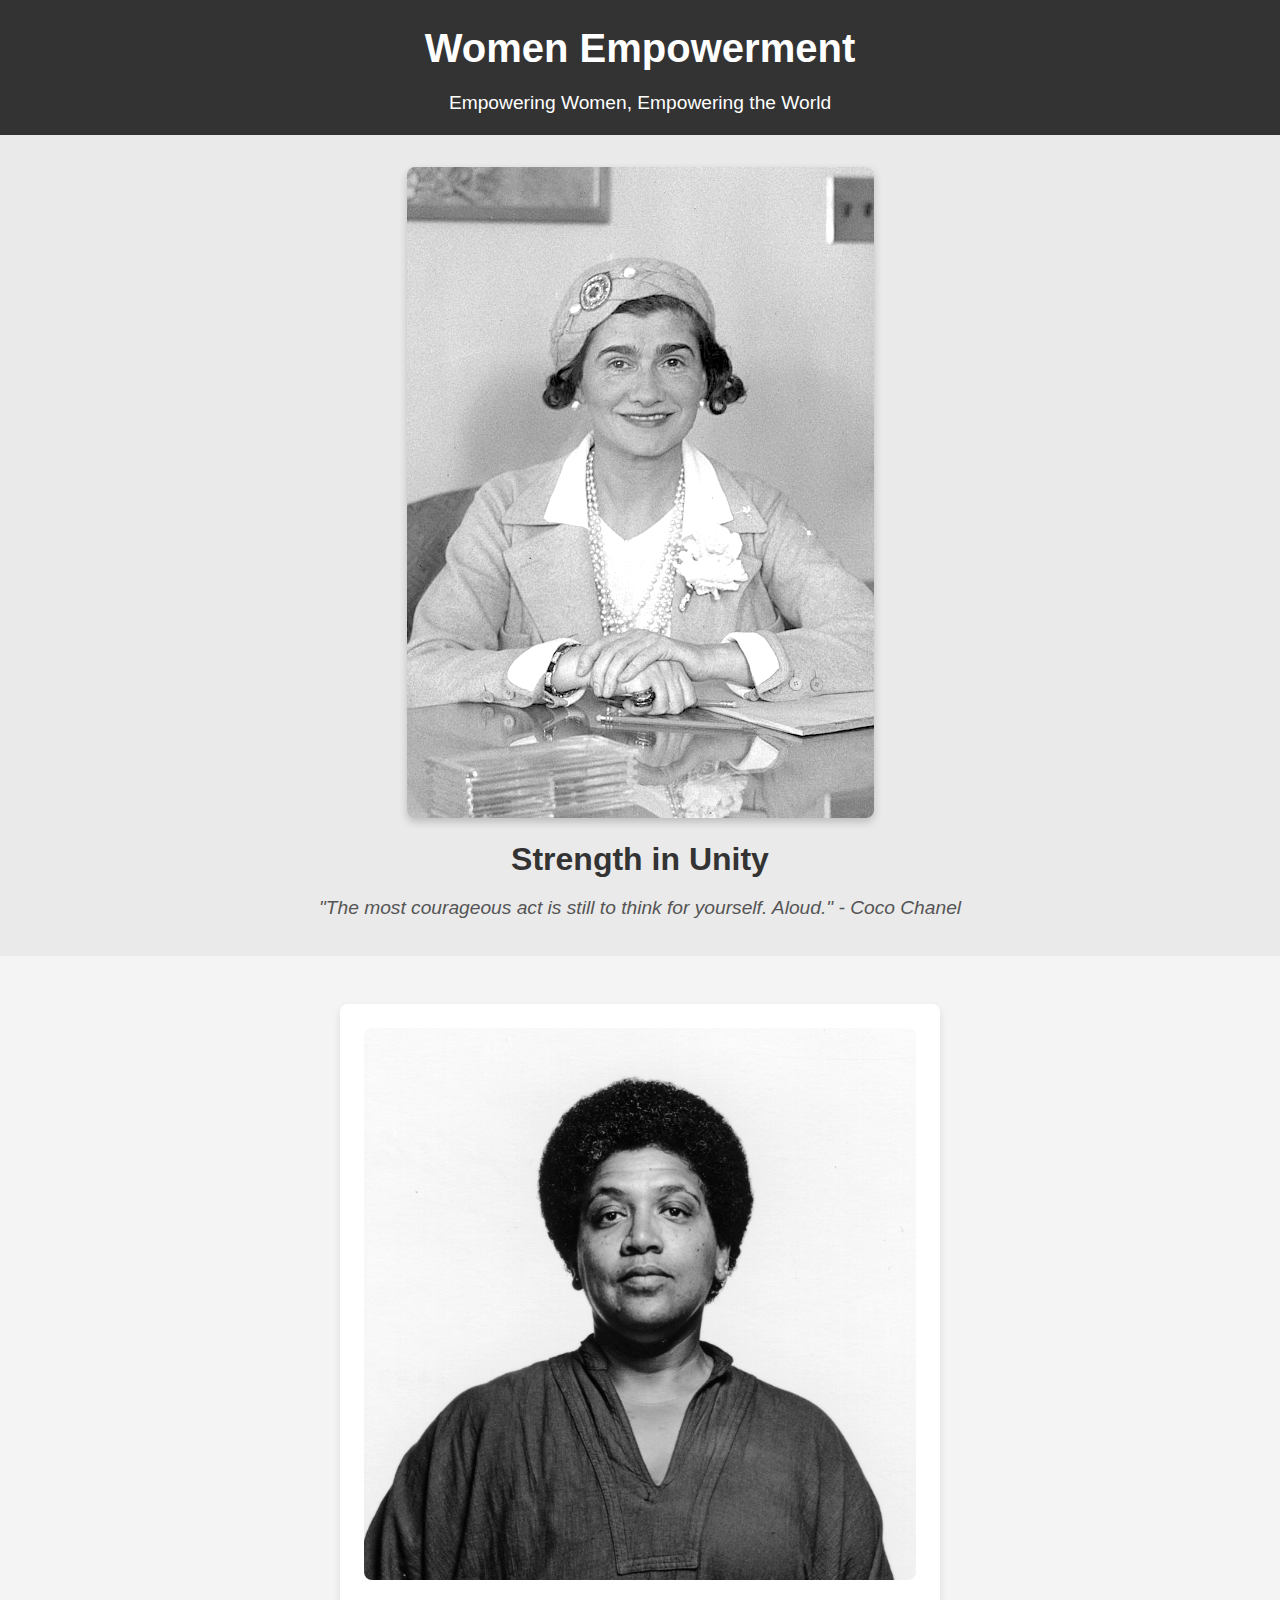
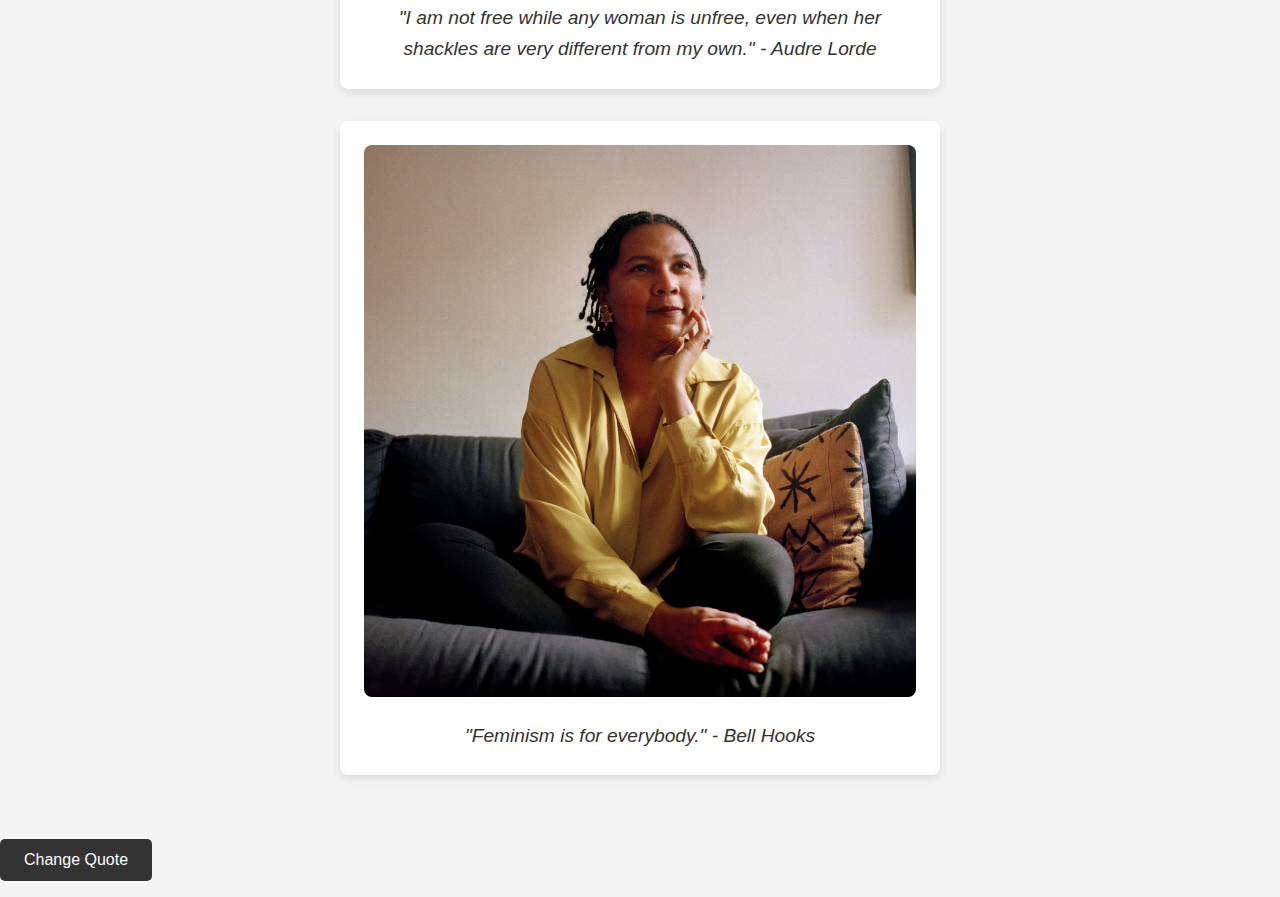
<file: try1.html>
<!DOCTYPE html>
<html lang="en">
<head>
    <meta charset="UTF-8">
    <meta name="viewport" content="width=device-width, initial-scale=1.0">
    <title>Women Empowerment</title>
    <link rel="stylesheet" href="style2.css">
</head>
<body>
    <header>
        <h1>Women Empowerment</h1>
        <p>Empowering Women, Empowering the World</p>
    </header>
    
    <section class="hero">
        <img id="heroImage" src="Coco_Chanel.jpg" alt="Empowered Women">
        <div class="hero-text">
            <h2 id="heroTitle">Strength in Unity</h2>
            <p id="heroQuote">"The most courageous act is still to think for yourself. Aloud." - Coco Chanel</p>
        </div>
    </section>
    
    <section class="quotes">
        <div class="quote">
            <img id="quoteImage1" src="Audre Lorde.jpg" alt="Quote Image 1">
            <blockquote id="quoteText1">"I am not free while any woman is unfree, even when her shackles are very different from my own." - Audre Lorde</blockquote>
        </div>
        <div class="quote">
            <img id="quoteImage2" src="Bell Hooks.jpg" alt="Quote Image 2">
            <blockquote id="quoteText2">"Feminism is for everybody." - Bell Hooks</blockquote>
        </div>
    </section>

    <button onclick="changeQuote()">Change Quote</button>
    

    <script src="main2.js"></script>
</body>
</html>
</file>
<file: style2.css>
/* Basic Reset */
* {
    margin: 0;
    padding: 0;
    box-sizing: border-box;
}

/* Body Styling */
body {
    font-family: Arial, sans-serif;
    line-height: 1.6;
    color: #333;
    background-color: #f4f4f4;
}

/* Header Styling */
header {
    background: #333;
    color: #fff;
    padding: 1rem;
    text-align: center;
}

header h1 {
    margin-bottom: 0.5rem;
    font-size: 2.5rem;
}

header p {
    font-size: 1.2rem;
}

/* Hero Section Styling */
.hero {
    display: flex;
    align-items: center;
    justify-content: center;
    flex-direction: column;
    padding: 2rem;
    background: #eaeaea;
}

.hero img {
    max-width: 100%;
    height: auto;
    border-radius: 8px;
    box-shadow: 0 4px 8px rgba(0, 0, 0, 0.2);
}

.hero-text {
    text-align: center;
    margin-top: 1rem;
}

.hero-text h2 {
    font-size: 2rem;
    margin-bottom: 0.5rem;
}

.hero-text p {
    font-size: 1.2rem;
    font-style: italic;
    color: #555;
}

/* Quotes Section Styling */
.quotes {
    display: flex;
    flex-direction: column;
    align-items: center;
    margin: 2rem 0;
}

.quote {
    background: #fff;
    padding: 1.5rem;
    margin: 1rem;
    border-radius: 8px;
    box-shadow: 0 4px 8px rgba(0, 0, 0, 0.1);
    max-width: 600px;
    text-align: center;
}

.quote img {
    max-width: 100%;
    height: auto;
    border-radius: 8px;
    margin-bottom: 1rem;
}

blockquote {
    font-size: 1.2rem;
    font-style: italic;
    color: #333;
}

/* Button Styling */
button {
    display: inline-block;
    margin: 1rem auto;
    padding: 0.75rem 1.5rem;
    font-size: 1rem;
    color: #fff;
    background: #333;
    border: none;
    border-radius: 5px;
    cursor: pointer;
    transition: background 0.3s ease;
}

button:hover {
    background: #555;
}

/* Footer Styling */
footer {
    background: #333;
    color: #fff;
    padding: 1rem;
    text-align: center;
    position: absolute;
    width: 100%;
    bottom: 0;
}

/* Responsive Design */
@media (max-width: 768px) {
    .hero {
        padding: 1rem;
    }

    .hero-text h2 {
        font-size: 1.5rem;
    }

    .hero-text p {
        font-size: 1rem;
    }

    .quote {
        padding: 1rem;
        margin: 0.5rem;
    }
}
</file>
